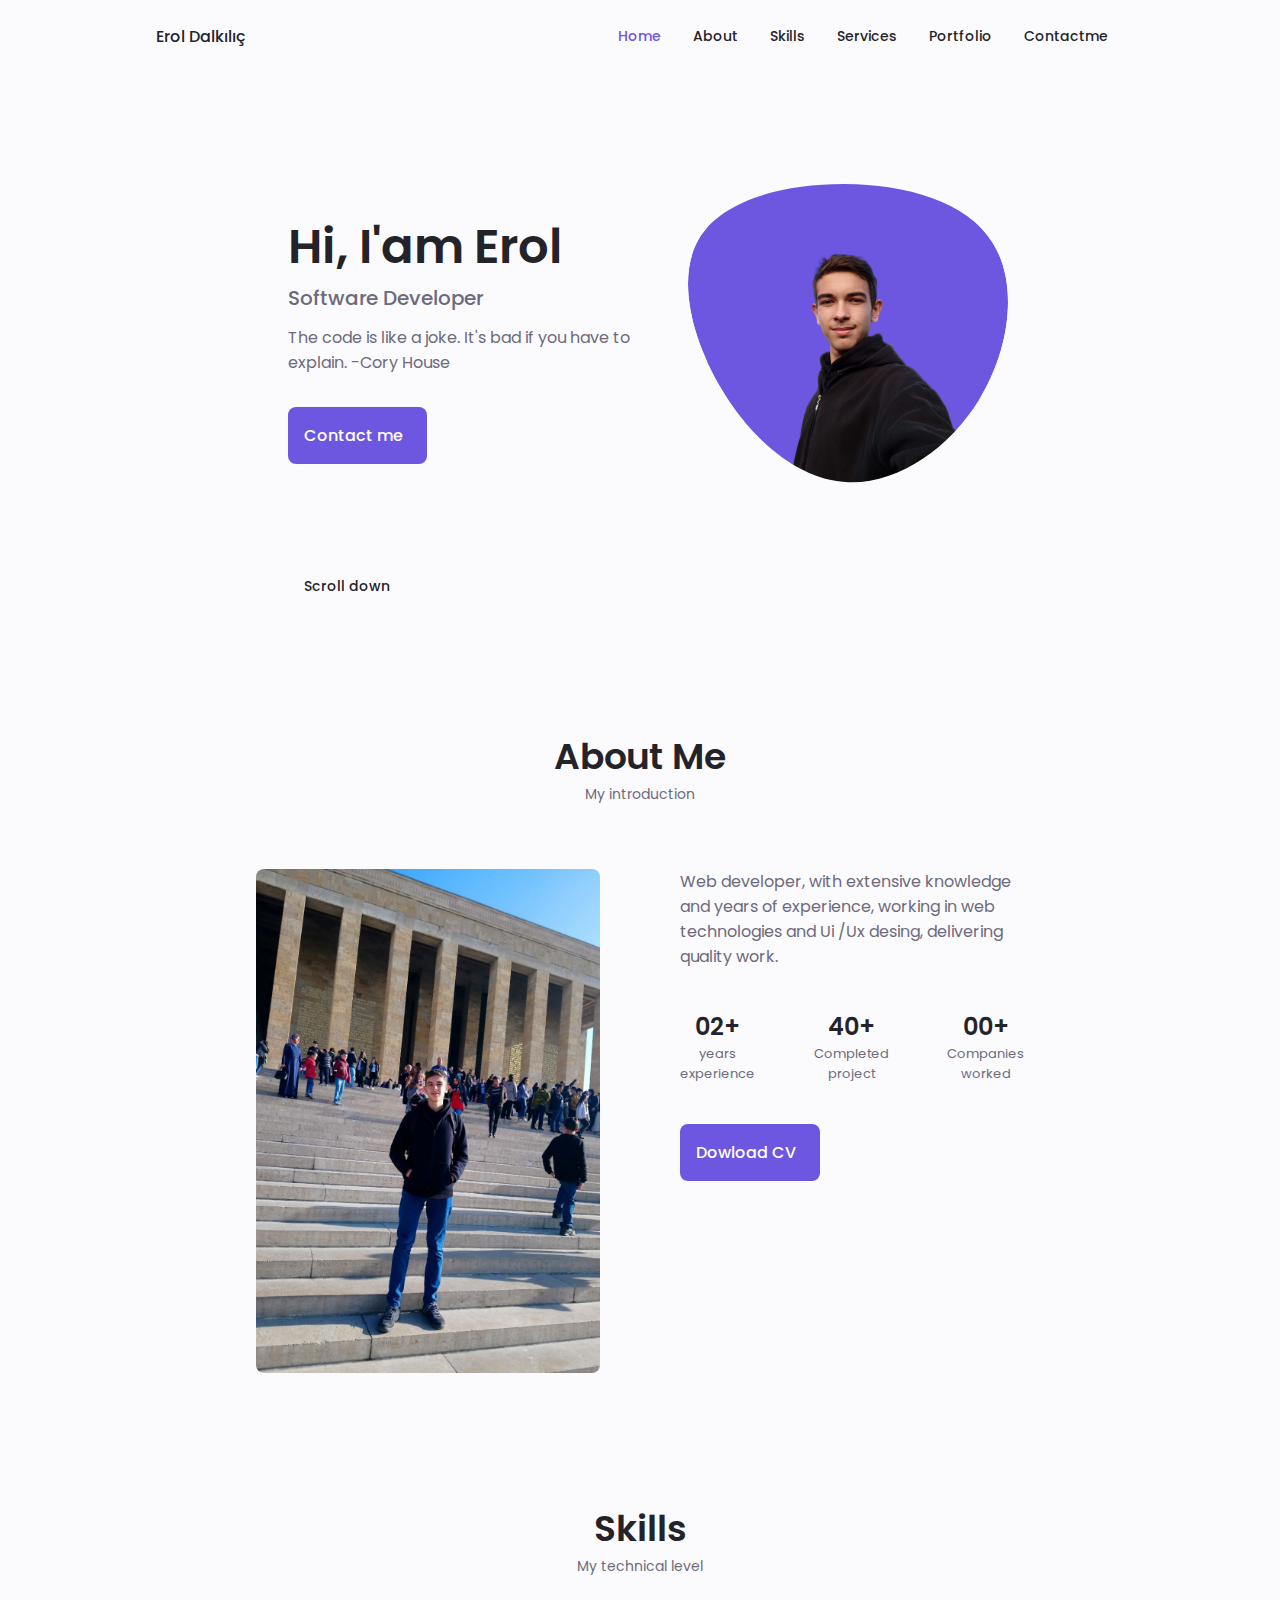
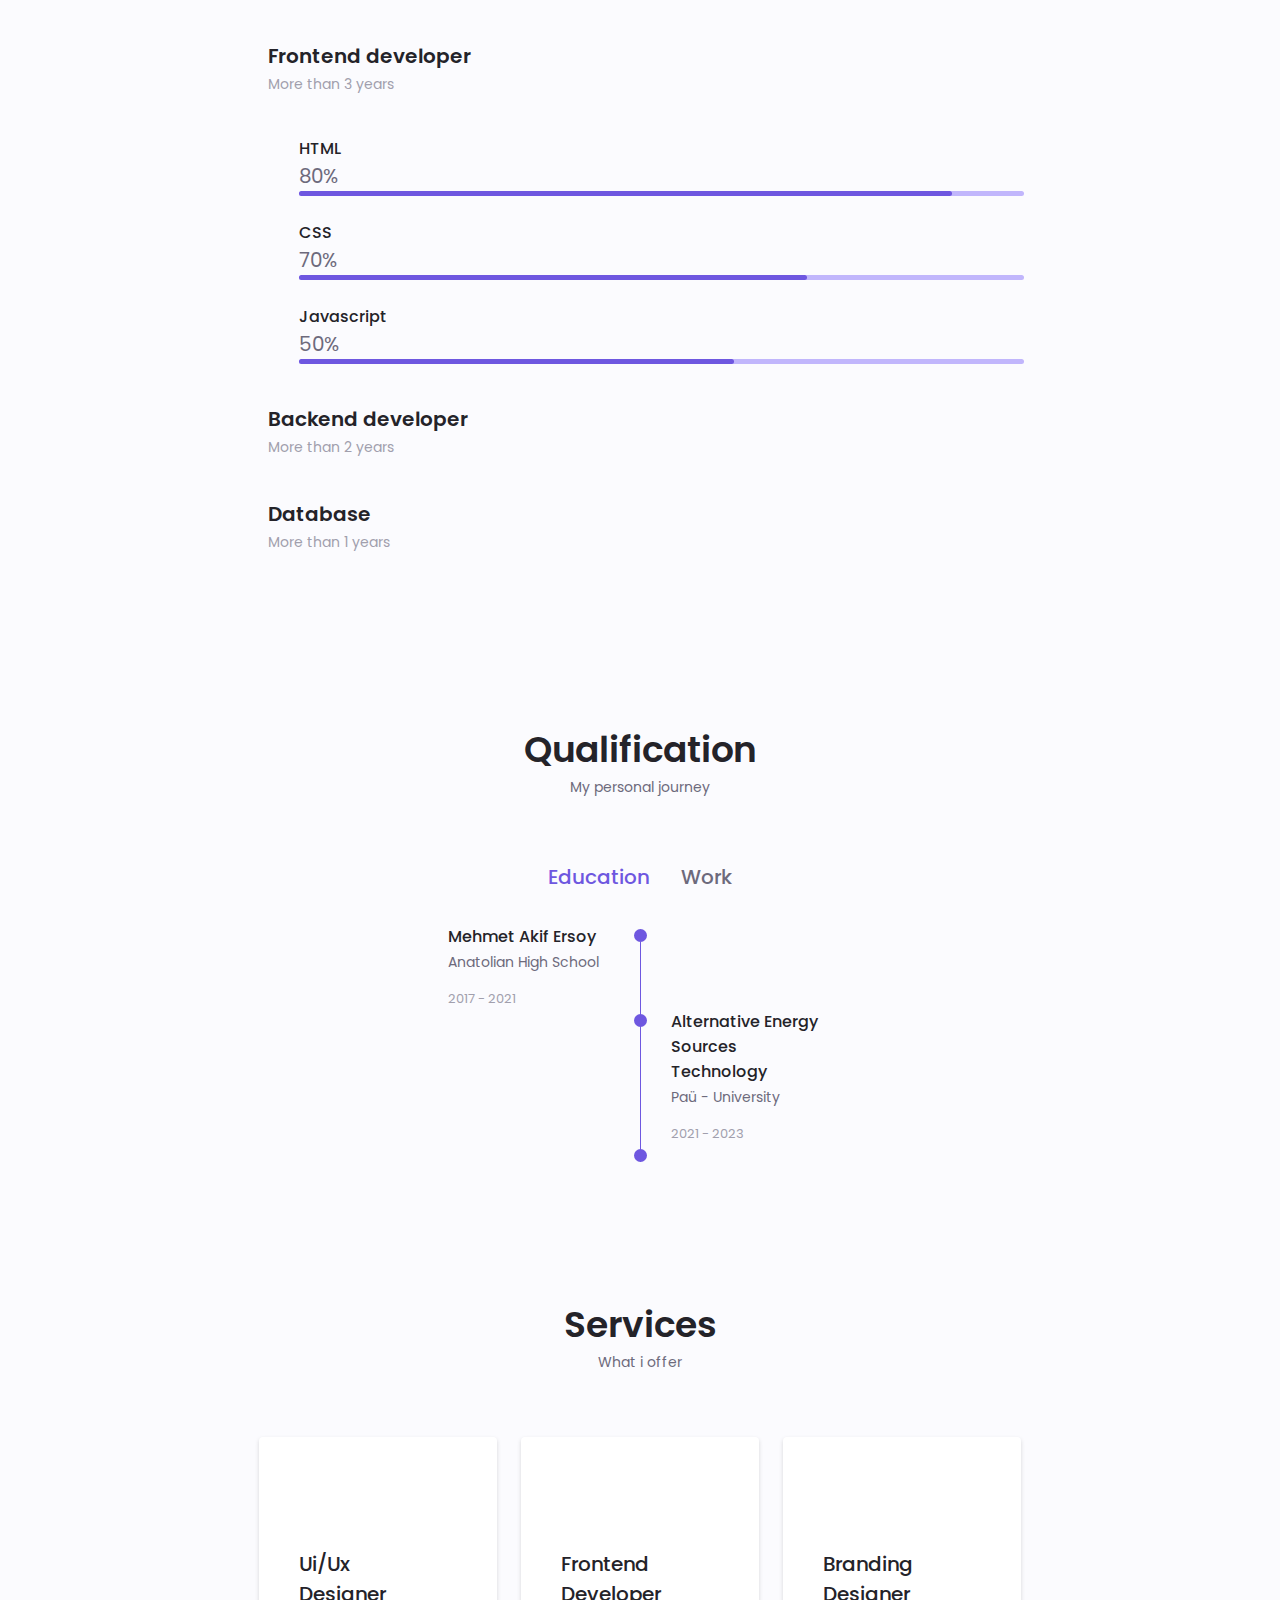
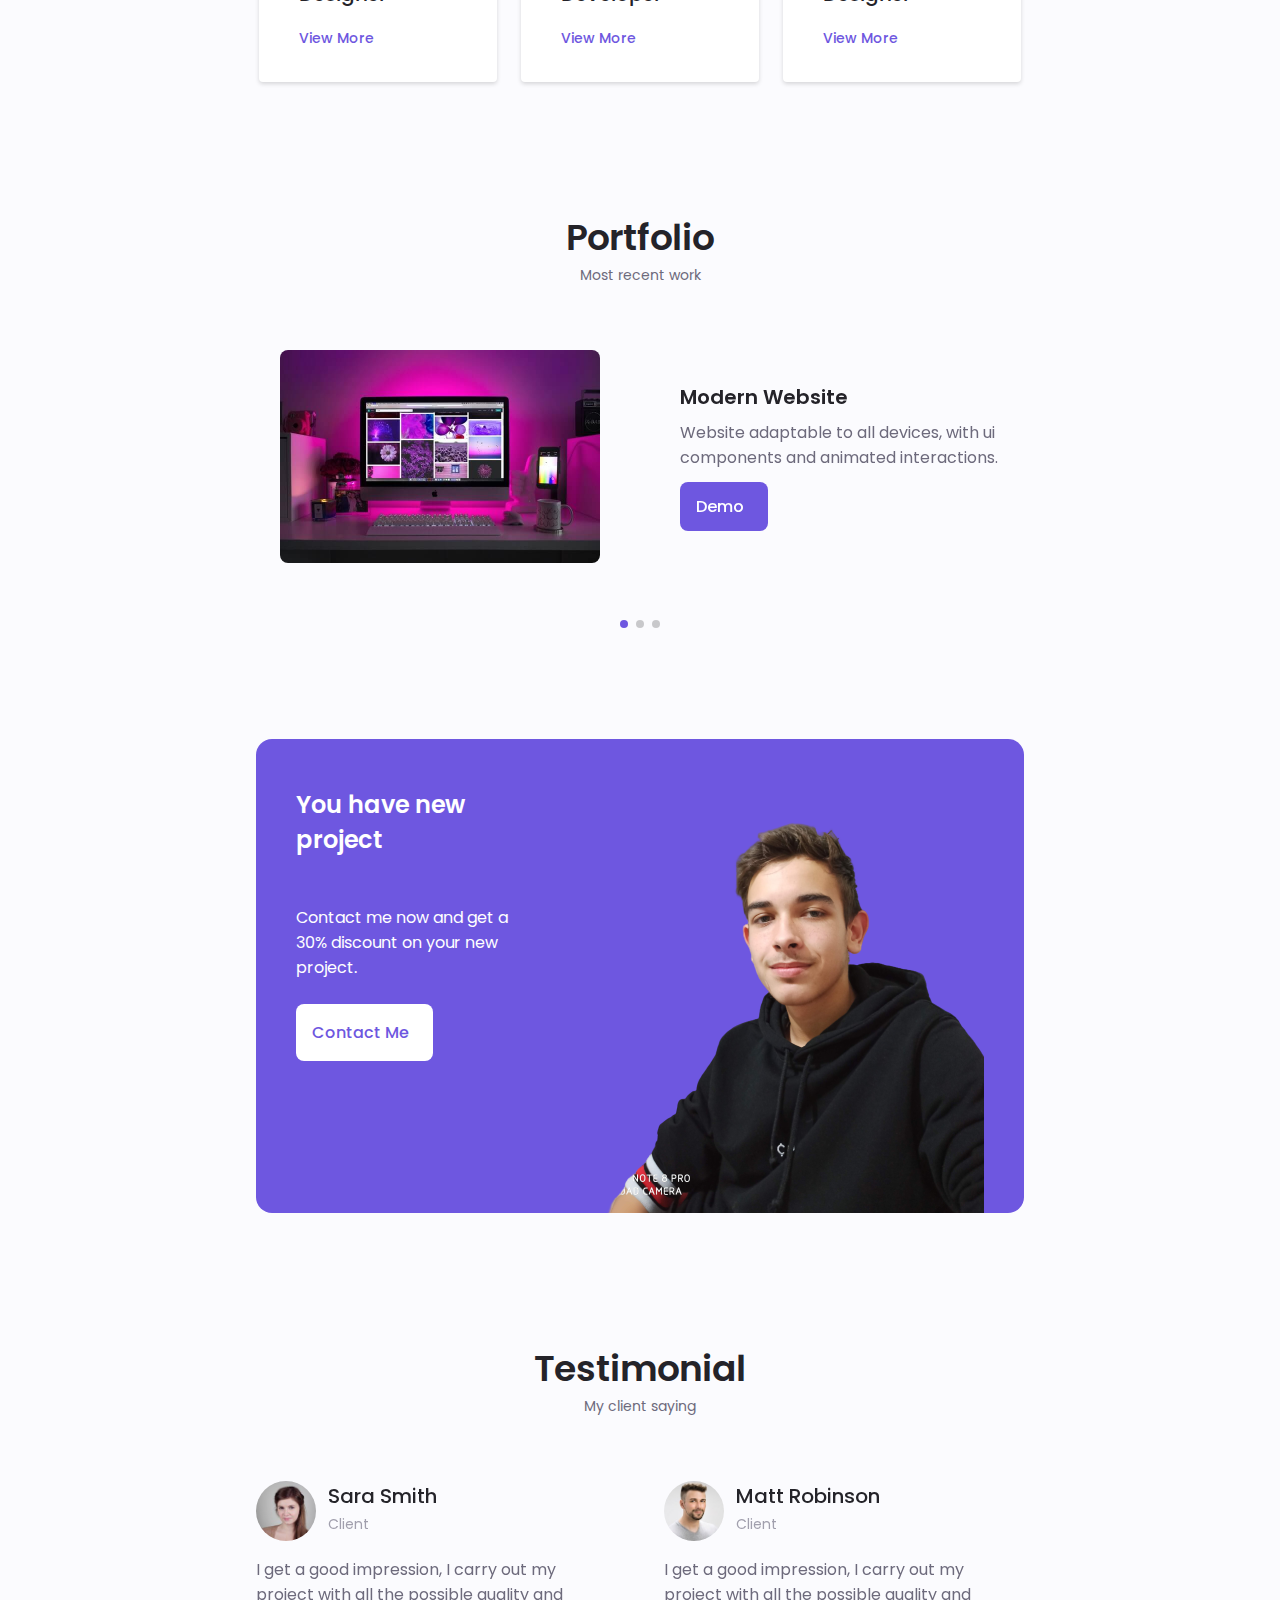
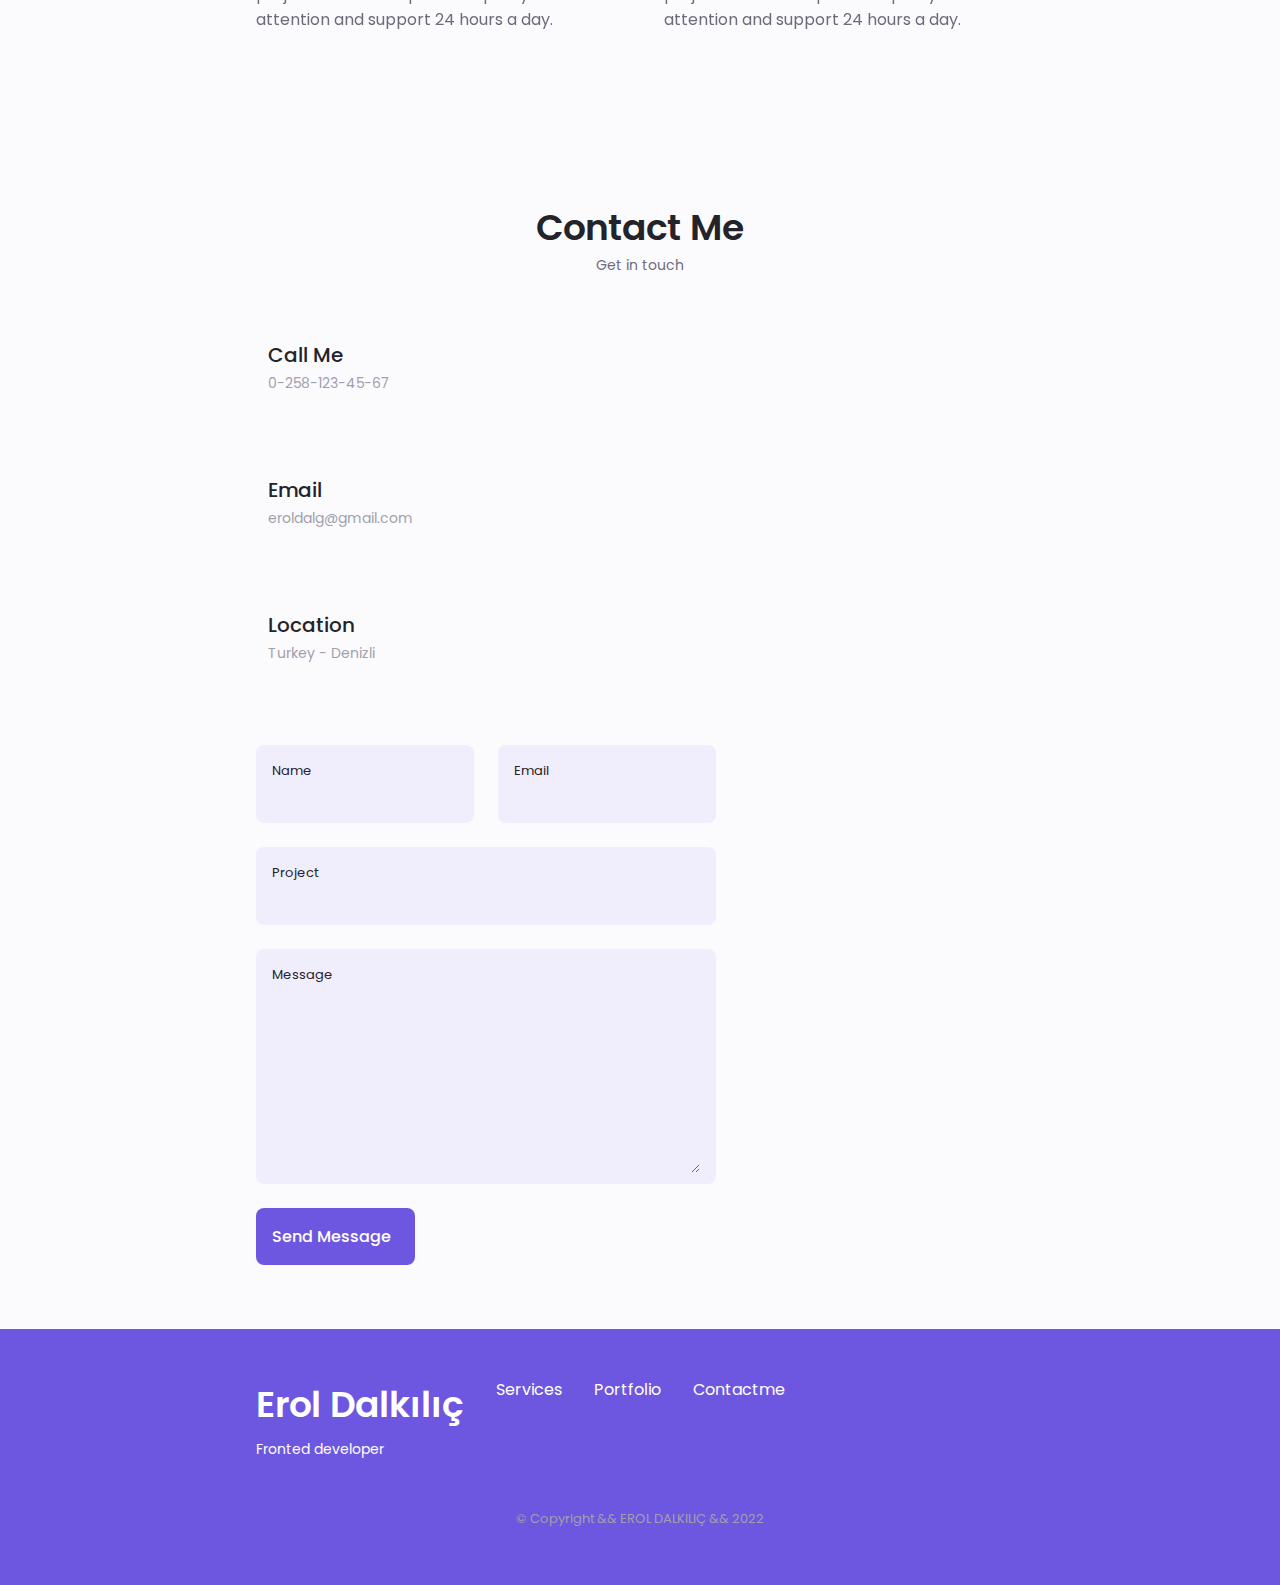
<file: index.html>
<!DOCTYPE html>
    <html lang="en">
    <head>
        <meta charset="UTF-8">
        <meta name="viewport" content="width=device-width, initial-scale=1.0">

        <!--==================== UNICONS ====================-->
        
        <link rel="stylesheet" href="https://unicons.iconscout.com/release/v4.0.0/css/line.css">

        <!--==================== SWIPER CSS ====================-->
        <link rel="stylesheet" href="assets/css/swiper-bundle.min.css">
        
        <!--==================== CSS ====================-->
        <link rel="stylesheet" href="assets/css/style.css">

        <title>Responsive Portfolio Website</title>
    </head>
    <body>
        <!--==================== HEADER ====================-->
        <header class="header" id="header">
            <nav class="nav container">
                <a href="#" class="nav__logo">Erol Dalkılıç</a>

                <div class="nav__menu" id="nav-menu">
                    <ul class="nav__list grid">
                        <li class="nav__item">
                            <a href="#home" class="nav__link active-link">
                                <i class="uil uil-estate nav__icon"></i> Home
                            </a>
                        </li>
                        <li class="nav__item">
                            <a href="#about" class="nav__link">
                                <i class="uil uil-user nav__icon"></i> About
                            </a>
                        </li>
                        <li class="nav__item">
                            <a href="#skills" class="nav__link">
                                <i class="uil uil-file-alt nav__icon"></i> Skills
                            </a>
                        </li>
                        <li class="nav__item">
                            <a href="#services" class="nav__link">
                                <i class="uil uil-briefcase-alt nav__icon"></i> Services
                            </a>
                        </li>
                        <li class="nav__item">
                            <a href="#portfolio" class="nav__link">
                                <i class="uil uil-scenery nav__icon"></i> Portfolio
                            </a>
                        </li>
                        <li class="nav__item">
                            <a href="#contact" class="nav__link">
                                <i class="uil uil-message nav__icon"></i> Contactme
                            </a>
                        </li>
                    </ul>
                    <i class="uil uil-times nav__close" id="nav-close"></i>
                </div>

                <div class="nav__btns">
                    <!-- Theme change button -->
                    <i class="uil uil-moon change-theme" id="theme-button"></i>
                    <div class="nav__toggle" id="nav-toggle">
                        <i class="uil uil-apps"></i>
                    </div>
                </div>
            </nav>
        </header>

        <!--==================== MAIN ====================-->
        <main class="main">
            <!--==================== HOME ====================-->
            <section class="home section" id="home">
                <div class="home__container container grid">
                    <div class="home__content grid">
                        <div class="home__social">
                            <a href="https://www.linkedin.com/in/eroldalkilic/" target="_blank" class="home__social-icon">
                                <i class="uil uil-linkedin-alt"></i>
                            </a>

                            <a href="https://mail.google.com/mail/u/1/#inbox" target="_blank" class="home__social-icon">
                                <i class="uil uil-google"></i>
                            </a>

                            <a href="https://github.com/eroldalk" target="_blank" class="home__social-icon">
                                 <i class="uil uil-github-alt"></i>
                            </a>
                        </div>
                        <div class="home__img">
                            <svg class="home__blob" viewBox="0 0 200 187" xmlns="http://www.w3.org/2000/svg" xmlns:xlink="http://www.w3.org/1999/xlink">
                                <mask id="mask0" mask-type="alpha">
                                    <path d="M190.312 36.4879C206.582 62.1187 201.309 102.826 182.328 134.186C163.346 165.547 
                                    130.807 187.559 100.226 186.353C69.6454 185.297 41.0228 161.023 21.7403 129.362C2.45775 
                                    97.8511 -7.48481 59.1033 6.67581 34.5279C20.9871 10.1032 59.7028 -0.149132 97.9666 
                                    0.00163737C136.23 0.303176 174.193 10.857 190.312 36.4879Z"/>
                                </mask>
                                <g mask="url(#mask0)">
                                    <path d="M190.312 36.4879C206.582 62.1187 201.309 102.826 182.328 134.186C163.346 
                                    165.547 130.807 187.559 100.226 186.353C69.6454 185.297 41.0228 161.023 21.7403 
                                    129.362C2.45775 97.8511 -7.48481 59.1033 6.67581 34.5279C20.9871 10.1032 59.7028 
                                    -0.149132 97.9666 0.00163737C136.23 0.303176 174.193 10.857 190.312 36.4879Z"/>

                                    <image class="home__blob-img" x='12' y='-25' xlink:href="assets/img/homepage.png"/>
                                </g>
                            </svg>                       
                        </div>

                        <div class="home__data">
                            <h1 class="home__title">Hi, I'am Erol</h1>
                            <h3 class="home__subtitle">Software Developer</h3>
                            <p class="home__description">The code is like a joke. It's bad if you have to explain.      -Cory House</p>
                            <a href="#contact" class="button button--flex">
                                Contact me <i class="uil uil-message button__icon"></i>
                            </a>
                        </div>
                    </div>
                    <div class="home__scroll">
                        <a href="#about" class="home__scroll-button button--flex">
                            <i class="uil uil-mouse-alt home__scroll-mouse"></i>
                            <span class="home__scroll-name">Scroll down</span>
                            <i class="uil uil-arrow-down home__scroll-arrow"></i>
                        </a>
                    </div>
                </div>
            </section>

            <!--==================== ABOUT ====================-->
            <section class="about section" id="about">
                <h2 class="section__title">About Me</h2>
                <span class="section__subtitle">My introduction</span>

                <div class="about__container container grid">
                    <img src="assets/img/about.png" alt="" class="about__img">

                    <div class="about__data">
                        <p class="about__description">Web developer, with extensive knowledge and years of experience,
                            working in web technologies and Ui /Ux desing, delivering quality work.</p>

                        <div class="about__info">
                            <div>
                                <span class="about__info-title">02+</span>
                                <span class="about__info-name">years <br> experience</span>
                            </div>

                            <div>
                                <span class="about__info-title">40+</span>
                                <span class="about__info-name">Completed <br> project</span>
                            </div>

                            <div>
                                <span class="about__info-title">00+</span>
                                <span class="about__info-name">Companies <br> worked</span>
                            </div>
                        </div> 
                        <div class="about__buttons">
                            <a download="" href="assets/pdf/Erol-Cv.pdf" class="button button--flex">
                                Dowload CV<i class="uil uil-download-alt button__icon"></i>
                            </a>
                        </div>   
                    </div>
                </div>
            </section>

            <!--==================== SKILLS ====================-->
            <section class="skills section" id="skills">
                <h2 class="section__title">Skills</h2>
                <span class="section__subtitle">My technical level</span>

                <div class="skills__container container grid">
                    <div>
                        <div class="skills__content skills__open">
                            <div class="skills__header">
                                <i class="uil uil-brackets-curly skills__icon"></i>

                                <div>
                                    <h1 class="skills__title">Frontend developer</h1>
                                    <span class="skills__subtitle">More than 3 years</span>
                                </div>

                                <i class="uil uil-angle-down skills__arrow"></i>
                            </div>

                            <div class="skills__list grid">
                                <div class="skills__data">
                                    <div class="skills__title">
                                        <h3 class="skills__name">HTML</h3>
                                        <span class="skills__number">80%</span>
                                    </div>
                                    <div class="skills__bar">
                                        <span class="skills__percentage skills__html"></span>
                                    </div>
                                </div>
                                <div class="skills__data">
                                    <div class="skills__title">
                                        <h3 class="skills__name">CSS</h3>
                                        <span class="skills__number">70%</span>
                                    </div>
                                    <div class="skills__bar">
                                        <span class="skills__percentage skills__css"></span>
                                    </div>
                                </div>
                                <div class="skills__data">
                                    <div class="skills__title">
                                        <h3 class="skills__name">Javascript</h3>
                                        <span class="skills__number">50%</span>
                                    </div>
                                    <div class="skills__bar">
                                        <span class="skills__percentage skills__js"></span>
                                    </div>
                                </div>
                              <!--  <div class="skills__data">
                                    <div class="skills__title">
                                        <h3 class="skills__name">React</h3>
                                        <span class="skills__number">%</span>
                                    </div>
                                    <div class="skills__bar">
                                        <span class="skills__percentage skills__react"></span>
                                    </div>
                                </div>
                            -->
                            </div>
                        </div>

                        <div class="skills__content skills__close">
                            <div class="skills__header">
                                <i class="uil uil-server-network skills__icon"></i>

                                
                                    <div>
                                        <h1 class="skills__title">Backend developer</h1>
                                        <span class="skills__subtitle">More than 2 years</span>
                                    </div>
    
                                    <i class="uil uil-angle-down skills__arrow"></i>
                            </div>
    
                                <div class="skills__list grid">
                                    <div class="skills__data">
                                        <div class="skills__title">
                                            <h3 class="skills__name">C#</h3>
                                            <span class="skills__number">80%</span>
                                        </div>
                                        <div class="skills__bar">
                                            <span class="skills__percentage skills__csharp"></span>
                                        </div>
                                    </div>
                                    <div class="skills__data">
                                        <div class="skills__title">
                                            <h3 class="skills__name">.Net</h3>
                                            <span class="skills__number">70%</span>
                                        </div>
                                        <div class="skills__bar">
                                            <span class="skills__percentage skills__node"></span>
                                        </div>
                                    </div>
                                    <div class="skills__data">
                                        <div class="skills__title">
                                            <h3 class="skills__name">C++</h3>
                                            <span class="skills__number">50%</span>
                                        </div>
                                        <div class="skills__bar">
                                            <span class="skills__percentage skills__firebase"></span>
                                        </div>
                                    </div>
                                    <!-- 
                                    <div class="skills__data">
                                        <div class="skills__title">
                                            <h3 class="skills__name">Python</h3>
                                            <span class="skills__number">50%</span>
                                        </div>
                                        <div class="skills__bar">
                                            <span class="skills__percentage skills__python"></span>
                                        </div>
                                    </div>
                                     -->
                            
                        </div>
                    </div>

                    <div>
                        <div class="skills__content skills__close">
                            <div class="skills__header">
                                <i class="uil uil-swatchbook skills__icon"></i>

                                
                                    <div>
                                        <h1 class="skills__title">Database</h1>
                                        <span class="skills__subtitle">More than 1 years</span>
                                    </div>
    
                                    <i class="uil uil-angle-down skills__arrow"></i>
                            </div>
    
                                <div class="skills__list grid">
                                    <div class="skills__data">
                                        <div class="skills__title">
                                            <h3 class="skills__name">MY SQL</h3>
                                            <span class="skills__number">80%</span>
                                        </div>
                                        <div class="skills__bar">
                                            <span class="skills__percentage skills__figma"></span>
                                        </div>
                                    </div>
                                    <div class="skills__data">
                                        <div class="skills__title">
                                            <h3 class="skills__name">Microsoft SQL Server</h3>
                                            <span class="skills__number">80%</span>
                                        </div>
                                        <div class="skills__bar">
                                            <span class="skills__percentage skills__sketch"></span>
                                        </div>
                                    </div>
                                    <div class="skills__data">
                                        <div class="skills__title">
                                            <h3 class="skills__name">MS SQL</h3>
                                            <span class="skills__number">80%</span>
                                        </div>
                                        <div class="skills__bar">
                                            <span class="skills__percentage skills__photoshop"></span>
                                        </div>
                                    </div>
                                  
                                </div>
                            
                        </div>
                    </div>
                    </div>
                </div>
            </section>

            <!--==================== QUALIFICATION ====================-->
                <section class="qualification section">
                <h2 class="section__title">Qualification</h2>
                <span class="section__subtitle">My personal journey</span>

                <div class="qualification__container container">
                    <div class="qualification__tabs">
                        <div class="qualification__button button--flex qualification__active" data-target='#education'>
                            <i class="uil uil-graduation-cap qualification__icon"></i>
                            Education
                        </div>

                        <div class="qualification__button button--flex" data-target="#work">
                            <i class="uil uil-briefcase-alt qualification__icon"></i>
                            Work
                        </div>
                    </div>

                    <div class="qualification__sections">
                        <div class="qualification__content qualification__active" data-content id="education">

                            <div class="qualification__data">
                                <div>
                                    <h3 class="qualification__title">Mehmet Akif Ersoy </h3>
                                    <span class="qualification__subtitle">Anatolian High School</span>
                                    <div class="qualification__calendar">
                                        <i class="uil uil-calendar-alt"></i>
                                        2017 - 2021
                                    </div>
                                </div>

                                <div>
                                    <span class="qualification__rounder"></span>
                                    <span class="qualification__line"></span>
                                </div>
                            </div>

                            <div class="qualification__data">
                                <div></div>


                                <div>
                                    <span class="qualification__rounder"></span>
                                    <span class="qualification__line"></span>
                                </div>

                                <div>
                                    <h3 class="qualification__title">Alternative Energy Sources Technology</h3>
                                    <span class="qualification__subtitle">Paü - University</span>
                                    <div class="qualification__calendar">
                                        <i class="uil uil-calendar-alt"></i>
                                        2021 - 2023
                                    </div>
                                </div>
                            </div>
                            
                            <div class="qualification__data">
                                <div></div>


                                <div>
                                    <span class="qualification__rounder"></span>
                                   
                                </div>

                               
                            </div>
                        </div>

                        <div class="qualification__content" data-content id="work">
                            <div class="qualification__data">
                                <div>
                                    <h3 class="qualification__title">... </h3>
                                    <span class="qualification__subtitle"> ...</span>
                                    <div class="qualification__calendar">
                                        <i class="uil uil-calendar-alt"></i>
                                        .... - ....
                                    </div>
                                </div>

                                <div>
                                    <span class="qualification__rounder"></span>
                                    <span class="qualification__line"></span>
                                </div>
                            </div>

                            <div class="qualification__data">
                                <div></div>


                                <div>
                                    <span class="qualification__rounder"></span>
                                    <span class="qualification__line"></span>
                                </div>

                                <div>
                                    <h3 class="qualification__title">... ...</h3>
                                    <span class="qualification__subtitle">......</span>
                                    <div class="qualification__calendar">
                                        <i class="uil uil-calendar-alt"></i>
                                        .... - ....
                                    </div>
                                </div>
                            </div>

                            <div class="qualification__data">
                                <div>
                                    <h3 class="qualification__title">.....</h3>
                                    <span class="qualification__subtitle">....</span>
                                    <div class="qualification__calendar">
                                        <i class="uil uil-calendar-alt"></i>
                                        .... - ....
                                    </div>
                                </div>

                                <div>
                                    <span class="qualification__rounder"></span>
                                    <!-- <span class="qualification__line"></span>-->
                                </div>
                            </div>


                        </div>
                    </div>
                </div>
            </section>

            <!--==================== SERVICES ====================-->
            <section class="services section" id="services">
                <h2 class="section__title">Services</h2>
                <span class="section__subtitle">What i offer</span>

                <div class="services__container container grid">

                    <div class="services__content">
                        <div>
                            <i class="uil uil-web-grid services__icon"></i>
                            <h3 class="services__title">Ui/Ux <br> Designer</h3>
                        </div>

                        <span class="button button--flex button--small button--link services__button">
                            View More
                            <i class="uil uil-arrow-right button__icon"></i>
                        </span>

                        <div class="services__modal">
                            <div class="services__modal-content">
                                <h4 class="services__modal-title">Ui/Ux <br> Designer</h4>
                                <i class="uil uil-times services__modal-close"></i>

                                <ul class="services__modal-services grid">
                                    <li class="services__modal-service">
                                        <i class="uil uil-check-circle services__modal-icon"></i>
                                        <p>I develop the user interface.</p>
                                    </li>
                                    <li class="services__modal-service">
                                        <i class="uil uil-check-circle services__modal-icon"></i>
                                        <p>Web page development.</p>
                                    </li>
                                    <li class="services__modal-service">
                                        <i class="uil uil-check-circle services__modal-icon"></i>
                                        <p>I create ux element interactions.</p>
                                    </li>
                                    <li class="services__modal-service">
                                        <i class="uil uil-check-circle services__modal-icon"></i>
                                        <p>I position your company brand.</p>
                                    </li>
                                </ul>
                            </div>
                        </div>
                    </div>

                    <div class="services__content">
                        <div>
                            <i class="uil uil-arrow services__icon"></i>
                            <h3 class="services__title">Frontend <br> Developer</h3>
                        </div>

                        <span class="button button--flex button--small button--link services__button">
                            View More
                            <i class="uil uil-arrow-right button__icon"></i>
                        </span>

                        <div class="services__modal">
                            <div class="services__modal-content">
                                <h4 class="services__modal-title">Frontend <br> Developer</h4>
                                <i class="uil uil-times services__modal-close"></i>

                                <ul class="services__modal-services grid">
                                    <li class="services__modal-service">
                                        <i class="uil uil-check-circle services__modal-icon"></i>
                                        <p>I develop the user interface.</p>
                                    </li>
                                    <li class="services__modal-service">
                                        <i class="uil uil-check-circle services__modal-icon"></i>
                                        <p>Web page development.</p>
                                    </li>
                                    <li class="services__modal-service">
                                        <i class="uil uil-check-circle services__modal-icon"></i>
                                        <p>I create ux element interactions.</p>
                                    </li>
                                    <li class="services__modal-service">
                                        <i class="uil uil-check-circle services__modal-icon"></i>
                                        <p>I position your company brand.</p>
                                    </li>
                                </ul>
                            </div>
                        </div>
                    </div>

                    <div class="services__content">
                        <div>
                            <i class="uil uil-pen services__icon"></i>
                            <h3 class="services__title">Branding <br> Designer</h3>
                        </div>

                        <span class="button button--flex button--small button--link services__button">
                            View More
                            <i class="uil uil-arrow-right button__icon"></i>
                        </span>

                        <div class="services__modal">
                            <div class="services__modal-content">
                                <h4 class="services__modal-title">Branding <br> Designer</h4>
                                <i class="uil uil-times services__modal-close"></i>

                                <ul class="services__modal-services grid">
                                    <li class="services__modal-service">
                                        <i class="uil uil-check-circle services__modal-icon"></i>
                                        <p>I develop the user interface.</p>
                                    </li>
                                    <li class="services__modal-service">
                                        <i class="uil uil-check-circle services__modal-icon"></i>
                                        <p>Web page development.</p>
                                    </li>
                                    <li class="services__modal-service">
                                        <i class="uil uil-check-circle services__modal-icon"></i>
                                        <p>I create ux element interactions.</p>
                                    </li>
                                    <li class="services__modal-service">
                                        <i class="uil uil-check-circle services__modal-icon"></i>
                                        <p>I position your company brand.</p>
                                    </li>
                                </ul>
                            </div>
                        </div>
                    </div>
                </div>
            </section>

            <!--==================== PORTFOLIO ====================-->
            <section class="portfolio section" id="portfolio">
                <h2 class="section__title">Portfolio</h2>
                <span class="section__subtitle">Most recent work</span>

                <div class="portfolio__container container swiper-container">
                    <div class="swiper-wrapper">

                        <div class="portfolio__content grid swiper-slide">
                            <img src="assets/img/portfolio1.jpg" alt="" class="portfolio__img">

                            <div class="portfolio__data">
                                <h3 class="portfolio__title">Modern Website</h3>
                                <p class="portfolio__description">Website adaptable to all devices, with ui components
                                     and animated interactions.</p>
                                <a href="#" class="button button--flex button--small portfolio__button">
                                    Demo
                                    <i class="uil uil-arrow-right button__icon"></i>
                                </a>
                            </div>
                        </div>

                        <div class="portfolio__content grid swiper-slide">
                            <img src="assets/img/portfolio2.jpg" alt="" class="portfolio__img">

                            <div class="portfolio__data">
                                <h3 class="portfolio__title">Brand Design</h3>
                                <p class="portfolio__description">Website adaptable to all devices, with ui components
                                     and animated interactions.</p>
                                <a href="#" class="button button--flex button--small portfolio__button">
                                    Demo
                                    <i class="uil uil-arrow-right button__icon"></i>
                                </a>
                            </div>
                        </div>

                        <div class="portfolio__content grid swiper-slide">
                            <img src="assets/img/portfolio3.jpg" alt="" class="portfolio__img">

                            <div class="portfolio__data">
                                <h3 class="portfolio__title">Online Store</h3>
                                <p class="portfolio__description">Website adaptable to all devices, with ui components
                                     and animated interactions.</p>
                                <a href="#" class="button button--flex button--small portfolio__button">
                                    Demo
                                    <i class="uil uil-arrow-right button__icon"></i>
                                </a>
                            </div>
                        </div>
                    </div>

                    <div class="swiper-button-next">
                        <i class="uil uil-angle-right-b swiper-portfolio-icon"></i>
                    </div>
                    <div class="swiper-button-prev">
                        <i class="uil uil-angle-left-b swiper-portfolio-icon"></i>
                    </div>


                    <div class="swiper-pagination"></div>
                </div>
            </section>

            <!--==================== PROJECT IN MIND ====================-->
            <section class="project section">
                <div class="project__bg">
                    <div class="project__container container grid">
                        <div class="project__data">
                            <h2 class="project__title">You have new project</h2>
                            <p class="project__description">Contact me now and get a 30% discount on your new project.</p>
                            <a href="#contact" class="button button--flex button--white">
                                Contact Me
                                <i class="uil uil-message project__icon button__icon"></i>
                            </a>
                        </div>

                        <img src="assets/img/project.png" alt="" class="project img">
                    </div>
                </div>
            </section>

            <!--==================== TESTIMONIAL ====================-->
            <section class="testimonial section">
                <h2 class="section__title">Testimonial</h2>
                <span class="section__subtitle">My client saying</span>

                <div class="testimonial__container container swiper-container">
                    <div class="swiper-wrapper">
                        <div class="testimonial__content swiper-slide">
                            <div class="testimonial__data">
                                <div class="testimonial__header">
                                    <img src="assets/img/testimonial1.jpg" alt="" class="testimonial__img">

                                    <div>
                                        <h3 class="testimonial__name">Sara Smith</h3>
                                        <span class="testimonial__client">Client</span>

                                    </div>
                                </div>

                                <div>
                                    <i class="uil uil-star testimonial__icon-star"></i>
                                    <i class="uil uil-star testimonial__icon-star"></i>
                                    <i class="uil uil-star testimonial__icon-star"></i>
                                    <i class="uil uil-star testimonial__icon-star"></i>
                                    <i class="uil uil-star testimonial__icon-star"></i>
                                </div>
                            </div>

                            <p class="testimonial__description">I get a good impression, I carry out
                                 my project with all the possible quality and attention and support 
                                 24 hours a day.
                            </p>
                        </div>

                        <div class="testimonial__content swiper-slide">
                            <div class="testimonial__data">
                                <div class="testimonial__header">
                                    <img src="assets/img/testimonial2.jpg" alt="" class="testimonial__img">

                                    <div>
                                        <h3 class="testimonial__name">Matt Robinson</h3>
                                        <span class="testimonial__client">Client</span>

                                    </div>
                                </div>

                                <div>
                                    <i class="uil uil-star testimonial__icon-star"></i>
                                    <i class="uil uil-star testimonial__icon-star"></i>
                                    <i class="uil uil-star testimonial__icon-star"></i>
                                    <i class="uil uil-star testimonial__icon-star"></i>
                                    <i class="uil uil-star testimonial__icon-star"></i>
                                </div>
                            </div>

                            <p class="testimonial__description">I get a good impression, I carry out
                                 my project with all the possible quality and attention and support 
                                 24 hours a day.
                            </p>
                        </div>

                        <div class="testimonial__content swiper-slide">
                            <div class="testimonial__data">
                                <div class="testimonial__header">
                                    <img src="assets/img/testimonial3.jpg" alt="" class="testimonial__img">

                                    <div>
                                        <h3 class="testimonial__name">Raul Harris</h3>
                                        <span class="testimonial__client">Client</span>

                                    </div>
                                </div>

                                <div>
                                    <i class="uil uil-star testimonial__icon-star"></i>
                                    <i class="uil uil-star testimonial__icon-star"></i>
                                    <i class="uil uil-star testimonial__icon-star"></i>
                                    <i class="uil uil-star testimonial__icon-star"></i>
                                    <i class="uil uil-star testimonial__icon-star"></i>
                                </div>
                            </div>

                            <p class="testimonial__description">I get a good impression, I carry out
                                 my project with all the possible quality and attention and support 
                                 24 hours a day.
                            </p>
                        </div>
                    </div>

                    <div class="swiper-pagination swiper-pagination-testimonial"></div>
                </div>
            </section>

            <!--==================== CONTACT ME ====================-->
            <section class="contact section" id="contact">
                <h2 class="section__title">Contact Me</h2>
                <span class="section__subtitle">Get in touch</span>

                <div class="contact__container container grid">
                    <div class="contact__information">
                        <i class="uil uil-phone contact__icon"></i>

                        <div>
                            <h3 class="contact__title">Call Me</h3>
                            <span class="contact__subtitle">0-258-123-45-67</span>
                        </div>
                    </div>

                    <div class="contact__information">
                        <i class="uil uil-envelope contact__icon"></i>

                        <div>
                            <h3 class="contact__title">Email</h3>
                            <span class="contact__subtitle">eroldalg@gmail.com</span>
                        </div>
                    </div>

                    <div class="contact__information">
                        <i class="uil uil-map-marker contact__icon"></i>

                        <div>
                            <h3 class="contact__title">Location</h3>
                            <span class="contact__subtitle">Turkey - Denizli</span>
                        </div>
                    </div>

                   <form action="" class="contact__form grid">
                       <div class="contact__inputs grid">
                           <div class="contact__content">
                               <label for="" class="contact__label">Name</label>
                               <input type="text" class="contact__input">
                           </div>

                           <div class="contact__content">
                            <label for="" class="contact__label">Email</label>
                            <input type="email" class="contact__input">
                        </div>     
                       </div>
                       <div class="contact__content">
                            <label for="" class="contact__label">Project</label>
                            <input type="text" class="contact__input">
                        </div>

                        <div class="contact__content">
                            <label for="" class="contact__label">Message</label>
                            <textarea name="" id="" cols="0" rows="7" class="contact__input"></textarea>
                        </div>

                        <div>
                            <a href="#" class="button button--flex">
                                Send Message
                                <i class="uil uil-message button__icon"></i>
                            </a>
                        </div>
                   </form> 
                </div>
            </section>
        </main>

        <!--==================== FOOTER ====================-->
        <footer class="footer">
            <div class="footer__bg">
                <div class="footer__container container grid">
                    <div>
                        <h1 class="footer__title">Erol Dalkılıç</h1>
                       <span class="footer__subtitle">Fronted developer</span>
                    </div>

                    <ul class="footer__links">
                        <li>
                            <a href="#services" class="footer__link">Services</a>
                        </li>
                        <li>
                            <a href="#portfolio" class="footer__link">Portfolio</a>
                        </li>
                        <li>
                            <a href="#contact" class="footer__link">Contactme</a>
                        </li>
                    </ul>

                    <div class="footer__socials">
                        <a href="https://tr-tr.facebook.com/" target="_blank" class="footer__social">
                            <i class="uil uil-facebook-f"></i>
                        </a>

                        <a href="https://www.instagram.com/" target="_blank" class="footer__social">
                            <i class="uil uil-instagram"></i>
                        </a>
                        
                        <a href="https://twitter.com/?lang=tr" target="_blank" class="footer__social">
                            <i class="uil uil-twitter-alt"></i>
                        </a>
                    </div>
                </div>

                <p class="footer__copy">© Copyright && EROL DALKILIÇ && 2022</p>
            </div>            
        </footer>
        
        <!--==================== SCROLL TOP ====================-->
        <a href="#" class="scrollup" id="scroll-up"> 
            <i class="uil uil-arrow-up scrollup__icon"></i>
        </a>

        <!--==================== SWIPER JS ====================-->
        <script src="assets/js/swiper-bundle.min.js"></script>

        <!--==================== MAIN JS ====================-->
        <script src="assets/js/main.js"></script>
    </body>
</html>
</file>
<file: assets/css/style.css>
/*==================== GOOGLE FONTS ====================*/
@import url('https://fonts.googleapis.com/css2?family=Ibarra+Real+Nova:wght@400;500&family=Poppins:wght@400;500;600&display=swap');

/*==================== VARIABLES CSS ====================*/
:root {
    --header-height: 3rem;

    /*========== Colors ==========*/
    /* Change favorite color */
    --hue-color: 250; /*Purple 250 - Green 142 - Blue 230 - Pink 340*/

    /* HSL color mode */
    --first-color: hsl(var(--hue-color), 69%, 61%);
    --first-color-second: hsl(var(--hue-color), 69%, 61%);
    --first-color-alt: hsl(var(--hue-color), 57%, 53%);
    --first-color-lighter: hsl(var(--hue-color), 92%, 85%);
    --title-color: hsl(var(--hue-color), 8%, 15%);
    --text-color: hsl(var(--hue-color), 8%, 45%);
    --text-color-light: hsl(var(--hue-color), 8%, 65%);
    --input-color: hsl(var(--hue-color), 70%, 96%);
    --body-color: hsl(var(--hue-color), 60%, 99%);
    --container-color: #fff;
    --scroll-bar-color: hsl(var(--hue-color), 12%, 90%);
    --scroll-thumb-color: hsl(var(--hue-color), 12%, 80%);

    /*========== Font and typography ==========*/
    --body-font: 'Poppins', sans-serif;

    /* .5rem = 8px, 1rem = 16px, 1.5rem = 24px ... */
    --big-font-size: 2rem;
    --h1-font-size: 1.5rem;
    --h2-font-size: 1.25rem;
    --h3-font-size: 1.125rem;
    --normal-font-size: .938rem;
    --small-font-size: .813rem;
    --smaller-font-size: .75rem;

    /*========== Font weight ==========*/
    --font-medium: 500;
    --font-semi-bold: 600;

    /*========== Margenes Bottom ==========*/
    /* .25rem = 4px, .5rem = 8px, .75rem = 12px ... */
    --mb-0-25: .25rem;
    --mb-0-5: .5rem;
    --mb-0-75: .75rem;
    --mb-1: 1rem;
    --mb-1-5: 1.5rem;
    --mb-2: 2rem;
    --mb-2-5: 2.5rem;
    --mb-3: 3rem;

    /*========== z index ==========*/
    --z-tooltip: 10;
    --z-fixed: 100;
    --z-modal: 1000;
}

/* Font size for large devices */
@media screen and (min-width: 968px) {
    :root {
        --big-font-size: 3rem;
        --h1-font-size: 2.25rem;
        --h2-font-size: 1.5rem;
        --h3-font-size: 1.25rem;
        --normal-font-size: 1rem;
        --small-font-size: .875rem;
        --smaller-font-size: .813rem;
    }
}

/*========== Variables Dark theme ==========*/
body.dark-theme{
    
    --first-color-second: hsl(var(--hue-color), 30%, 8%);
    --title-color: hsl(var(--hue-color), 8%, 95%);
    --text-color: hsl(var(--hue-color), 8%, 75%);
    --input-color: hsl(var(--hue-color), 29%, 16%);
    --body-color: hsl(var(--hue-color), 28%, 12%);
    --container-color: hsl(var(--hue-color), 29%, 16%);
    --scroll-bar-color: hsl(var(--hue-color), 12%, 48%);
    --scroll-thumb-color: hsl(var(--hue-color), 12%, 36%);

}

/*========== Button Dark/Light ==========*/
.nav__btns{
    display: flex;
    align-items: center;
}

.change-theme{
    font-size: 1.25rem;
    color: var(--title-color);
    margin-right: var(--mb-1);
    cursor: pointer;
}

.change-theme:hover{
    color: var(--first-color);
}

/*==================== BASE ====================*/
*{
    box-sizing: border-box;
    padding: 0;
    margin: 0;
}

html{
    scroll-behavior: smooth;
}

body{
    margin: 0 0 var(--header-height) 0;
    font-family: var(--body-font);
    font-size: var(--normal-font-size);
    background-color: var(--body-color);
    color: var(--text-color);
}

h1,h2,h3,h4{
    color: var(--title-color);
    font-weight: var(--font-semi-bold);
}

ul{
    list-style: none;
}

a{
    text-decoration: none;
}

img{
    max-width: 100%;
    height: auto;
}

/*==================== REUSABLE CSS CLASSES ====================*/
.section{
    padding: 2rem 0 4rem;
}

.section__title{
    font-size: var(--h1-font-size);
}

.section__subtitle{
    display: block;
    font-size: var(--small-font-size);
    margin-bottom: var(--mb-3);
}

.section__title,
.section__subtitle{
    text-align: center;
}

/*==================== LAYOUT ====================*/
.container{
    max-width: 768px;
    margin-left: var(--mb-1-5);
    margin-right: var(--mb-1-5);
}

.grid{
    display: grid;
    gap: 1.5rem;
}

.header{
    width: 100%;
    position: fixed;
    bottom: 0;
    left: 0;
    z-index: var(--z-fixed);
    background-color: var(--body-color);
}
/*==================== NAV ====================*/
.nav{
    max-width: 968px;
    height: var(--header-height);
    display: flex;
    justify-content: space-between;
    align-items: center;
}

.nav__logo,
.nav__toggle{
    color: var(--title-color);
    font-weight: var(--font-medium);
}

.nav__logo:hover{
    color: var(--first-color);
}

.nav__toggle{
    font-size: 1.1rem;
    cursor: pointer;
}

.nav__toggle:hover{
    color: var(--first-color);
}

@media screen and (max-width: 767px){
    .nav__menu{
        position: fixed;
        bottom: -100%;
        left: 0;
        width: 100%;
        background-color: var(--body-color);
        padding: 2rem 1.5rem 4rem;
        box-shadow: 0 -1px 4px rgba(0,0,0,.15);
        border-radius: 1.5rem 1.5rem 0 0;
        transition: .3s;

    }
}

.nav__list{
    grid-template-columns: repeat(3,1fr);
    gap: 2rem;
}

.nav__link{
    display: flex;
    flex-direction: column;
    align-items: center;
    font-size: var(--small-font-size);
    color: var(--title-color);
    font-weight: var(--font-medium);
}

.nav__link:hover{
    color: var(--first-color);
}

.nav__icon{
    font-size: 1.2rem;
}

.nav__close{
    position: absolute;
    right: 1.3rem;
    bottom: .5rem;
    font-size: 1.5rem;
    cursor: pointer;
    color: var(--first-color);
}

.nav__close:hover{
    color: var(--first-color-alt);
}
/* show menu */
.show-menu{
    bottom: 0;
}

/* Active link */
.active-link{
    color: var(--first-color);
}

/* Change background header */
.scrool-header{
    box-shadow: 0 -1px 4px rgba(0,0,0,.15);
}

/*==================== HOME ====================*/
.home__container{
    gap: 1rem;
}

.home__content{
    grid-template-columns: .5fr 3fr;
    padding-top: 3.5rem;
    align-items: center;
}

.home__social{
    display: grid;
    grid-template-columns: max-content;
    row-gap: 1rem;
}

.home__social-icon{
    font-size: 1.25rem;
    color: var(--first-color);
}

.home__social-icon:hover{
    color: var(--first-color-alt);
}

.home__blob{
    width: 200px;
    fill: var(--first-color);
}

.home__blob-img{
    width: 170px;
}

.home__data{
    grid-column: 1/3;
}

.home__title{
    font-size: var(--big-font-size);
}

.home__subtitle{
    font-size: var(--h3-font-size);
    color: var(--text-color);
    font-weight: var(--font-medium);
    margin-bottom: var(--mb-0-75);
}

.home__description{
    margin-bottom: var(--mb-2);
}

.home__scroll{
    display: none;                                                                          /*===============*/
}

.home__scroll-button{
    color: var(--first-color);
    transition: .3s;
}

.home__scroll-button:hover{
    transform: translateY(0.25rem);
}

.home__scroll-mouse{
    font-size: 2rem;
}

.home__scroll-name{
    font-size: var(--small-font-size);
    color: var(--title-color);
    font-weight: var(--font-medium);
    margin-bottom: var(--mb-0-25);
}

.home__scroll-arrow{
    font-size: 1.25rem;
}

/*==================== BUTTONS ====================*/
.button{
    display: inline-block;
    background-color: var(--first-color);
    color: #fff;
    padding: 1rem;
    border-radius: .5rem;
    font-weight: var(--font-medium);
}

.button:hover{
    background-color: var(--first-color-alt);
}

.button__icon{
    font-size: 1.25rem;
    margin-left: var(--mb-0-5);
    transition: .3s;
}

.button--white{
    background-color: #fff;
    color: var(--first-color);
}

.button--white:hover{
    background-color: #fff;
}
.button--flex{
    display: inline-flex;
    align-items: center;
}

.button--small{
    padding: .75rem 1rem;
}

.button--link{
    padding: 0;
    background-color: transparent;
    color: var(--first-color);
}

.button--link:hover{
    background-color: transparent;
    color: var(--first-color-alt);
}
/*==================== ABOUT ====================*/
.about__img{
    width: 200px;                                                               /*=========resim büyütme=====*/
    border-radius: .5rem;
    justify-self: center;
    align-items: center;
}

.about__description{
    text-align: center;
    margin-bottom: var(--mb-2-5);
}

.about__info{
    display: flex;
    justify-content: space-evenly;
    margin-bottom: var(--mb-2-5);
}

.about__info-title{
    font-size: var(--h2-font-size);
    font-weight: var(--font-semi-bold);
    color: var(--title-color);
}

.about__info-name{
    font-size: var(--smaller-font-size);
}

.about__info-title,
.about__info-name{
    display: block;
    text-align: center;
}

.about__buttons{
    display: flex;
    justify-content: center;
}

/*==================== SKILLS ====================*/
.skills__container{
    row-gap: 0;
}

.skills__header{
    display: flex;
    align-items: center;
    margin-bottom: var(--mb-2-5);
    cursor: pointer;
}

.skills__icon,
.skills__arrow{
    font-size: 2rem;
    color: var(--first-color);
}

.skills__icon{
    margin-right: var(--mb-0-75);
}

.skills__title{
    font-size: var(--h3-font-size);
}

.skills__subtitle{
    font-size: var(--small-font-size);
    color: var(--text-color-light);
}

.skills__arrow{
    margin-left: auto;
    transition: .4s;
}

.skills__list{
    row-gap: 1.5rem;
    padding-left: 2.7rem;
}


.skills__titles{
    display: flex;
    justify-content: space-between;
    margin-bottom: var(--mb-0-5);
}

.skills__name{
    font-size: var(--normal-font-size);
    font-weight: var(--font-medium);
}

.skills__bar,
.skills__percentage{
    height: 5px;
    border-radius: .25rem;
}

.skills__bar{
    background-color: var(--first-color-lighter);
}

.skills__percentage{
    display: block;
    background-color: var(--first-color);
}

.skills__html{
    width: 90%;
}

.skills__css{
    width: 70%;
}

.skills__js{
    width: 60%;
}

.skills__react{
    width: 85%;
}

.skills__node{
    width: 70%;
}

.skills__firebase{
    width: 90%;
}

.skills__python{
    width: 50%;
}

.skills__figma{
    width: 90%;
}

.skills__sketch{
    width: 20%;
}

.skills__photoshop{
    width: 85%;
}

.skills__close .skills__list{
    height: 0;
    overflow: hidden;
}

.skills__open .skills__list{
    height: max-content;
    margin-bottom: var(--mb-2-5);
}

.skills__open .skills__arrow{
    transform: rotate(-180deg);
}



/*==================== QUALIFICATION ====================*/
.qualification__tabs{
    display: flex;
    justify-content: space-evenly;
    margin-bottom: var(--mb-2);
}

.qualification__button{
    font-size: var(--h3-font-size);
    font-weight: var(--font-medium);
    cursor: pointer;
}

.qualification__button:hover{
    color: var(--first-color);
    margin-right: var(--mb-0-25);
}

.qualification__icon{
    font-size: 1.8rem;
    margin-bottom: var(--mb-0-25);
}

.qualification__data{
    display: grid;
    grid-template-columns: 1fr max-content 1fr;
    column-gap: 1.5rem;
}

.qualification__title{
    font-size: var(--normal-font-size);
    font-weight: var(--font-medium);
}

.qualification__subtitle{
    display: inline-block;
    font-size: var(--small-font-size);
    margin-bottom: var(--mb-1);
}

.qualification__calendar{
    font-size: var(--smaller-font-size);
    color: var(--text-color-light);
}

.qualification__rounder{
    display: inline-block;
    width: 13px;
    height: 13px;
    background-color: var(--first-color);
    border-radius: 50%;
}

.qualification__line{
    display: block;
    width: 1px;
    height: 100%;
    background-color: var(--first-color);
    transform: translate(6px, -7px);
}

.qualification [data-content]{
    display: none;
}

.qualification__active[data-content]{
    display: block;
}

.qualification__button.qualification__active{
    color: var(--first-color);
}














/*==================== SERVICES ====================*/
.services__container{
    gap: 1.5rem;
    grid-template-columns: repeat(2, 1fr);
}

.services__content{
    position: relative;
    background-color: var(--container-color);
    padding: 3.5rem .5rem 1.25rem 1.5rem;
    border-radius: .25rem;
    box-shadow: 0 2px 4px rgba(0,0,0,.15);
    transition: .3s;
}

.services__content:hover{
    box-shadow: 0 4px 8px rgba(0,0,0,.15);
}

.services__icon{
    display: block;
    font-size: 1.5rem;
    color: var(--first-color);
    margin-bottom: var(--mb-1);
}

.services__title{
    font-size: var(--h3-font-size);
    margin-bottom: var(--mb-1);
    font-weight: var(--font-medium);
}

.services__button{
    cursor: pointer;
    font-size: var(--small-font-size);
}

.services__button:hover .button__icon{
    transform: translateX(.25rem);
}

.services__modal{
    position: fixed;
    top: 0;
    left: 0;
    right: 0;
    bottom: 0;
    background-color: rgba(0,0,0,.5);
    display: flex;
    align-items: center;
    justify-content: center;
    padding: 0 1rem;
    z-index: var(--z-modal);
    opacity: 0;
    visibility: hidden;
    transition: .3s;
}

.services__modal-content{
    position: relative;
    background-color: var(--container-color);
    padding: 1.5rem;
    border-radius: .5rem;
}

.services__modal-services{
    row-gap: 1rem;
}

.services__modal-service{
    display: flex;
}

.services__modal-title{
    font-size: var(--h3-font-size);
    font-weight: var(--font-medium);
    margin-bottom: var(--mb-1-5);
}

.services__modal-close{
    position: absolute;
    top: 1rem;
    right: 1rem;
    font-size: 1.5rem;
    color: var(--first-color);
    cursor: pointer;
}

.services__modal-icon{
    color: var(--first-color);
    margin-right: var(--mb-0-25);
}

/* Active Modal */
.active-modal{
    opacity: 1;
    visibility: visible;
}

/*==================== PORTFOLIO ====================*/
.portfolio__container{
    overflow: initial;
}

.portfolio__content{
    padding: 0 1.5rem;
}

.portfolio__img{
    width: 265px;
    border-radius: .5rem;
    justify-self: center;
}

.portfolio__title{
    font-size: var(--h3-font-size);
    margin-bottom: var(--mb-0-5);
}

.portfolio__description{
    margin-bottom: var(--mb-0-75);
}

.portfolio__button:hover .button__icon{
    transform: translateX(.25rem);
}

.swiper-button-prev::after,
.swiper-button-next::after{
    content: '';
}

.swiper-portfolio-icon{
    font-size: 2rem;
    color: var(--first-color);
}

.swiper-button-prev{
    left: -.5rem;
}

.swiper-button-next{
    right: -.5rem;
}

.swiper-container-horizontal > .swiper-pagination-bullets{
    bottom: -2.5rem;
}

.swiper-pagination-bullet-active{
    background-color: var(--first-color);
}

.swiper-button-prev,
.swiper-button-next,
.swiper-pagination-bullet{
    outline: none;
}



/*==================== PROJECT IN MIND ====================*/
.project{
    text-align: center;
}

.project__bg{
    background-color: var(--first-color-second);
    padding-top: 3rem;
}

.project__title{
    font-size: var(--h2-font-size);
    margin-bottom: 3rem;
}

.project__description{
    margin-bottom: var(--mb-1-5);
}

.project__title,
.project__description{
    color: #fff;
}

.project__img{
    width: 232px;
    justify-self: center;

}


/*==================== TESTIMONIAL ====================*/
.testimonial__data,
.testimonial__header{
    display: flex;
}

.testimonial__data{
    justify-content: space-between;
    margin-bottom: var(--mb-1);
}

.testimonial__img{
    width: 60px;
    height: 60px;
    border-radius: 50%;
    margin-right: var(--mb-0-75);
}

.testimonial__name{
    font-size: var(--h3-font-size);
    font-weight: var(--font-medium);
}

.testimonial__client{
    font-size: var(--small-font-size);
    color: var(--text-color-light);
}

.testimonial__description{
    margin-bottom: var(--mb-2-5);
}  

.testimonial__icon-star{
    color: var(--first-color);
}

.swiper-container .swiper-pagination-testimonial{
    bottom: 0;
}
/*==================== CONTACT ME ====================*/
.contact__container{
    row-gap: 3rem;
}

.contact__information{
    display: flex;
    margin-bottom: var(--mb-2);
}

.contact__icon{
    font-size: 2rem;
    color: var(--first-color);
    margin-right: var(--mb-0-75);
}

.contact__title{
    font-size: var(--h3-font-size);
    font-weight: var(--font-medium);
}

.contact__subtitle{
    font-size: var(--small-font-size);
    color: var(--text-color-light);
}

.contact__content{
    background-color: var(--input-color);
    border-radius: .5rem;
    padding: .75rem 1rem .25rem;
}

.contact__label{
    font-size: var(--smaller-font-size);
    color: var(--title-color);
}

.contact__input{
    width: 100%;
    background-color: var(--input-color);
    color: var(--text-color);
    font-family: var(--body-color);
    font-size: var(--normal-font-size);
    border: none;
    outline: none;
    padding: .25rem .5rem .5rem 0;
}


/*==================== FOOTER ====================*/
.footer{
    padding-top: 2rem;
}

.footer__container{
    row-gap: 3.5rem;
}

.footer__bg{
    background-color: var(--first-color-second);
    padding: 2rem 0 3rem;
}

.footer__title{
    font-size: var(--h1-font-size);
    margin-bottom: var(--mb-0-25);
}

.footer__subtitle{
    font-size: var(--small-font-size);
}

.footer__links{
    display: flex;
    flex-direction: column;
    row-gap: 1.5rem;
}

.footer__link:hover{
    color: var(--first-color-lighter);
}

.footer__social{
    font-size: 1.25rem;
    margin-right: var(--mb-1-5);
}

.footer__social:hover{
    color: var(--first-color-lighter);
}

.footer__copy{
    font-size: var(--smaller-font-size);
    text-align: center;
    color: var(--text-color-light);
    margin-top: var(--mb-3);
}

.footer__title,
.footer__subtitle,
.footer__link,
.footer__social{
    color: #fff;
}

/*========== SCROLL UP ==========*/
.scrollup{
    position: fixed;
    right: 1rem;
    bottom: -20%;
    background-color: var(--first-color);
    opacity: .8;
    padding: 0 .3rem;
    border-radius: .4rem;
    z-index: var(--z-tooltip);
    transition: .4s;
}

.scrollup:hover{
    background-color: var(--first-color-alt);
}

.scrollup__icon{
    font-size: 1.5rem;
    color: #fff;
}


/* Show scroll */
.show-scroll{
    bottom: 5rem;
}

/*========== SCROLL BAR ==========*/
::-webkit-scrollbar{
    width: .60rem;
    background-color: var(--scroll-bar-color);
    border-radius: .5rem;
}

::-webkit-scrollbar-thumb{
    background-color: var(--scroll-thumb-color);
    border-radius: .5rem;
}

::-webkit-scrollbar-thumb:hover{
    background-color: var(--text-color-light);
}

/*==================== MEDIA QUERIES ====================*/
@media screen and (max-width: 350px){
    .container{
         margin-left: var(--mb-1);
         margin-right: var(--mb-1);       
    }

    .nav__menu{
        padding: 2rem .25rem 4rem;
    }

    .nav__list{
        column-gap: 0;
    }

    .home__content{
        grid-template-columns: .25fr 3fr;
    }

    .home__blob{
        width: 180px;
    }

    .skills__title{
        font-size: var(--normal-font-size);
    }

    .qualification__data{
        gap: .5rem;
    }

    .services__container{
       grid-template-columns: max-content;
       justify-content: center;
    }

    .services__content{
         padding-right: 3.5rem;
    }

    .services__modal{
        padding: 0 .5rem;
    }

    .project__img{
        width: 200px;
    }

    .testimonial__data,
    .testimonial__header{
        flex-direction: column;
        align-items: center;
    }
    
    .testimonial__img{
        margin-right: 0;
        margin-bottom: var(--mb-0-25);
    }

    .testimonial__data,
    .testimonial__description{
        align-items: center;
    }

}

/* For medium devices */

@media screen and (min-width: 568px){
    .home__content{
        grid-template-columns: max-content 1fr 1fr;
    }

    .home__data{
        grid-column: initial;
    }

    .home__img{
        order: 1;
        justify-self: center;
    }

    .about__container,
    .skills__content,
    .portfolio__content,
    .project__container,
    .contact__content
    .footer__content{
        grid-template-columns: repeat(2, 1fr);
    }

    .qualification__sections{
        display: grid;
        grid-template-columns: .6fr;
        justify-content: center;
    }

}


@media screen and (min-width: 768px){
    .container{
        margin-left: auto;
        margin-right: auto;
    }

    body{
        margin: 0;
    }

    .section{
        padding: 6rem 0 2rem;
    }

    .section__subtitle{
        margin-bottom: 4rem;
    }

    .header{
        top: 0;
        bottom: initial;
    }

    .header,
    .main,
    .footer__container{
        padding: 0 1rem;
    }

    .nav{
        height: calc(var(--header-height) + 1.5rem);
        column-gap: 1rem;
    }

    .nav__icon,
    .nav__close,
    .nav__toggle{
        display: none;
    }

    .nav__list{
        display: flex;
        column-gap: 2rem;
    }

    .nav__menu{
        margin-left: auto;
    }

    .change-theme{
        margin: 0;
    }

    .home__container{
        row-gap: 5rem;
    }

    .home__content{
        padding-top: 5.5rem;
        column-gap: 2rem;
    }

    .home__blob{
        width: 270px;
    }

    .home__scroll{
        display: block;
    }

    .home__scroll-button{
        margin-left: 3rem;
    }

    .about__container{
        column-gap: 5rem;
    }

    .about__img{
        width: 350px;
    }

    .about__description{
        text-align: initial;
    }

    .about__info{
        justify-content: space-between;
    }

    .about__buttons{
        justify-content: initial;
    }
    
    .nav__menu{
        margin-left: auto;
    }

    .change-theme{
        margin: 0;
    }

    .home__container{
        row-gap: 5rem;
    }

    .home__content{
        padding-top: 5.5rem;
        column-gap: 2rem;
    }

    .home__blob{
        width: 270px;
    }

    .home__scroll{
        display: block;
    }

    .home__scroll-button{
        margin-left: 3rem;
    }

    .about__container{
        column-gap: 5rem;
    }

    .about__img{
        width: 350px;
    }

    .about__description{
        text-align: initial;
    }

    .about__info{
        justify-content: space-between;
    }

    .about__buttons{
        justify-content: initial;
    }
    
    .qualification__tabs{
        justify-content: center;
    }

    .qualification__button{
        margin: 0 var(--mb-1);
    }

    .qualification__sections{
        grid-template-columns: .5fr;
    }

    .services__container{
        grid-template-columns: repeat(3, 218px);
        justify-content: center;
    }

    .services__icon{
        font-size: 2rem;
    }
    .services__content{
        padding: 6rem 0 2rem 2.5rem;
    }

    .services__modal-content{
        width: 450px;
    }

    .portfolio__img{
        width: 320px;
    }

    .portfolio__content{
        align-items: center;
    }

    .project{
        text-align: initial;
    }

    .project__bg{
        background: none;
    }

    .project__container{
        background-color: var(--first-color-second);
        border-radius: 1rem;
        padding: 3rem 2.5rem 0;
        grid-template-columns: 1fr max-content;
        column-gap: 3rem;
    }

    .project__data{
        pad: .8rem;
    }

    .footer__container{
        grid-template-columns: repeat(3, 1fr);
    }

    .footer__bg{
        padding: 3rem 0 3.5rem;
    }

    .footer__links{
        flex-direction: row;
        column-gap: 2rem;
    }

    .footer__socials{
        justify-self: flex-end;
    }
}


/* For large devices */
 
@media screen and (min-width: 1024px){
    .header,
    .main,
    .footer__container{
        padding: 0;
    }

    .home__blob{
        width: 320px;
    }

    .home__social{
        transform: translateX(-6rem);
    }

    .services__container{
        grid-template-columns: repeat(3, 238px);
    }

    .portfolio__content{
        column-gap: 5rem;
    }

    .swiper-portfolio-icon{
        font-size: 3.5rem;
    }

    .swiper-button-prev{
        left: -3.5rem;
    }

    .swiper-button-next{
        right: -3.5rem;
    }

    .swiper-container-horizontal > .swiper-pagination-bullets{
        bottom: -4.5rem;
    }

    .contact__form{
        width: 460px;
    }

    .contact__inputs{
        grid-template-columns: repeat(2, 1fr);
    }
}
</file>
